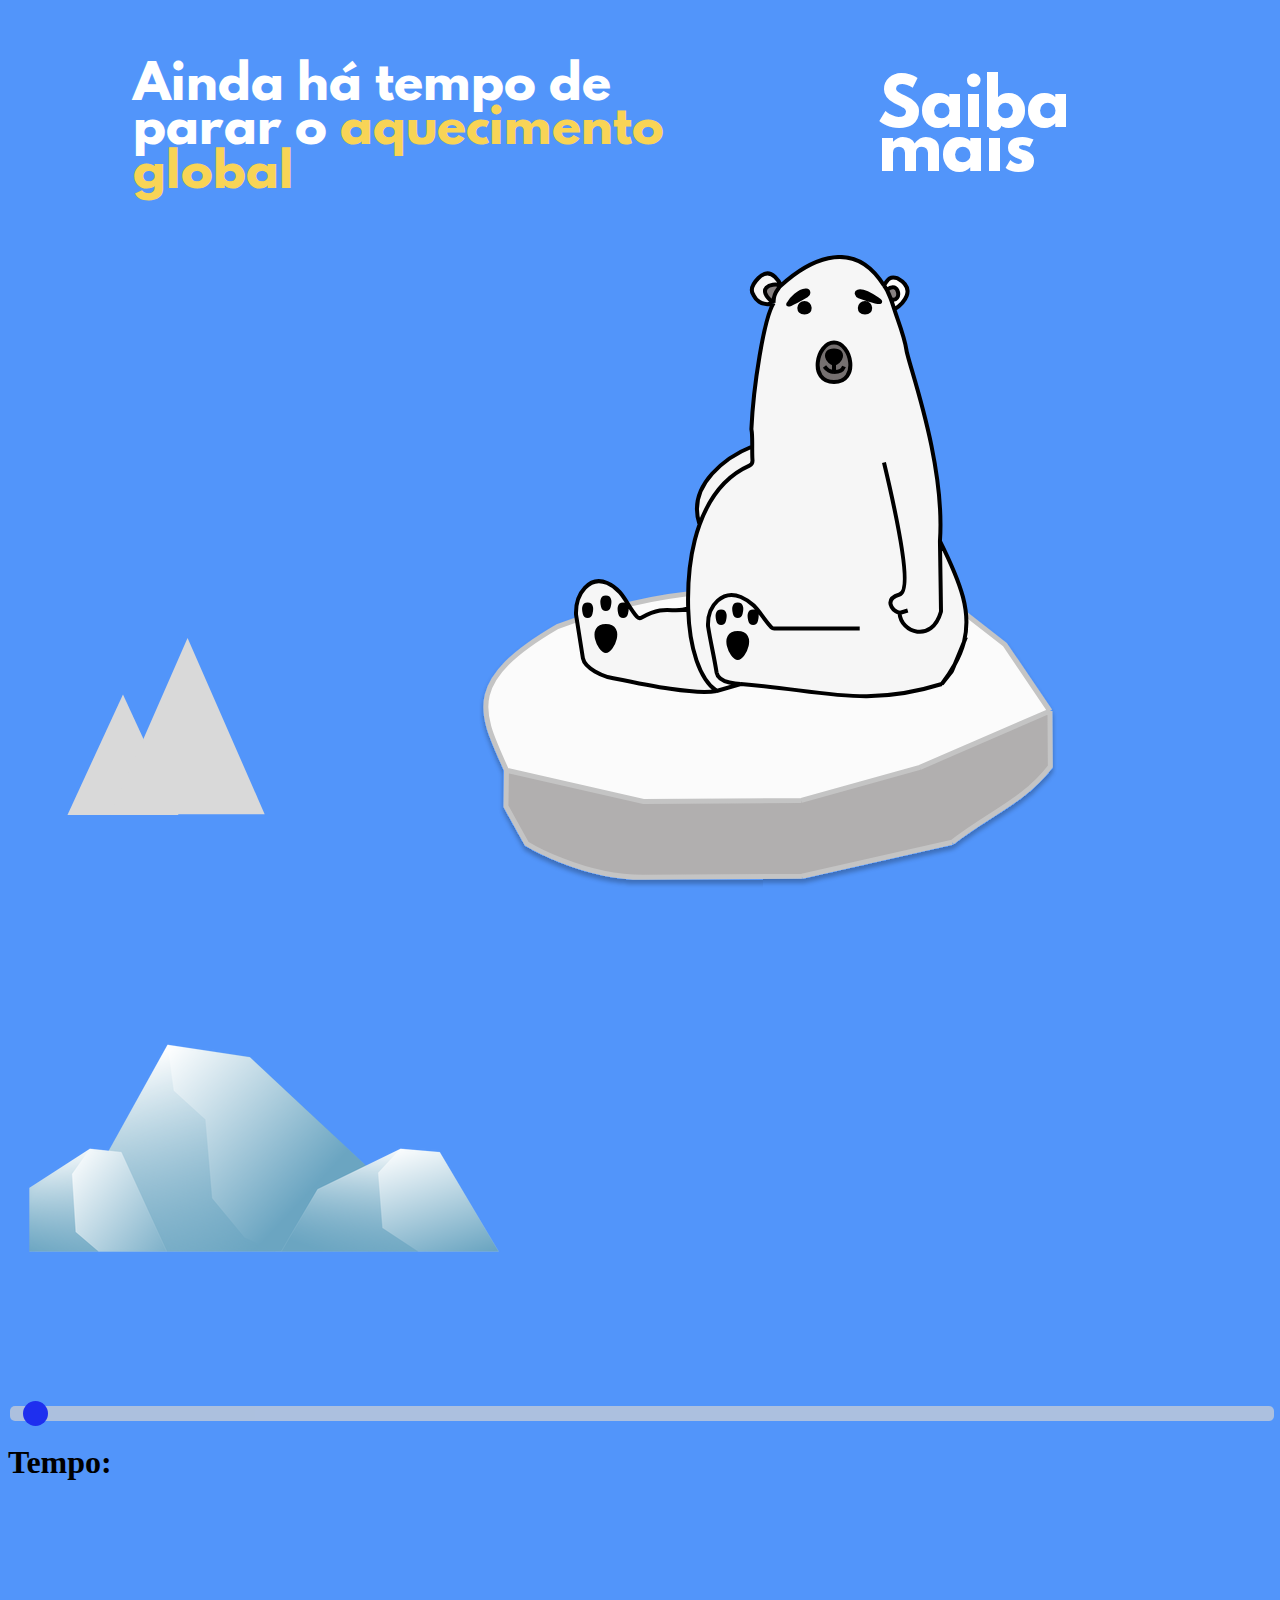
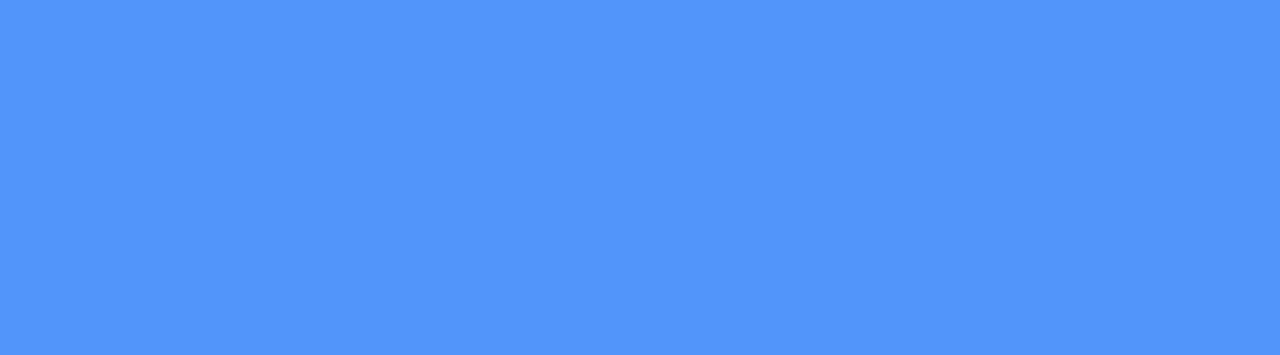
<file: index.html>
<html lang="pt-br">

<head>
    <meta charset="UTF-8">
    <meta name="viewport" content="width=device-width, initial-scale=1.0">
    <link rel="stylesheet" href="estilo.css">
    <script type="text/javascript" src="script.js"></script>
    <title>Informações aquecimento global</title>
</head>

<body bgcolor="5295FA">
    <header>
        <h1 class="titulo">
            Ainda há tempo de parar o <b style='color:#F8D456 !important;'>aquecimento global </b>
        </h1>
        <a href="SaibaMais.html">
            <h2 class="subtitulo">

                Saiba mais


            </h2>
        </a>
    </header>


    <div class="mar">
    </div>
    <svg class="iceberg" width="467" height="250" viewBox="0 0 467 250" fill="none" xmlns="http://www.w3.org/2000/svg">
        <path class="iceberg"  d="M114.969 56.391L170.48 176.927H59.459L114.969 56.391Z" fill="#D9D9D9" />
        <path class="iceberg"  d="M179.576 0L256.674 176.222H102.478L179.576 0Z" fill="#D9D9D9" />
    </svg>

    <svg id="polar-bear-and-iceberg" width="578" height="633" viewBox="0 0 578 633" fill="none"
        xmlns="http://www.w3.org/2000/svg">
        <g filter="url(#filter0_d_10_75)">
            <path
                d="M78.4148 371.564C-17.5759 427.388 2.46412 458.95 27.4429 515.206L164.437 546.541L322.414 545.448L440.938 512.346L570.964 456.004L525.973 389.645L471.604 347.211C311.781 348.316 243.921 309.343 78.4148 371.564Z"
                fill="#FBFBFB" />
            <path
                d="M570.964 456.004L440.938 512.346L322.414 545.448L164.437 546.541L27.4429 515.206L26.9547 551.333L47.5455 588.515C47.5455 588.515 103.268 622.758 164.962 622.332L322.938 621.239L473.264 587.215C486.725 576.816 499.527 568.65 511.634 560.927C533.979 546.674 553.958 533.929 571.347 511.444L570.964 456.004Z"
                fill="#B1AFAF" />
            <path
                d="M27.4429 515.206C2.46412 458.95 -17.5759 427.388 78.4148 371.564C243.921 309.343 311.781 348.316 471.604 347.211L525.973 389.645L570.964 456.004M27.4429 515.206L164.437 546.541L322.414 545.448M27.4429 515.206L26.9547 551.333L47.5455 588.515C47.5455 588.515 103.268 622.758 164.962 622.332M570.964 456.004L440.938 512.346M570.964 456.004L571.347 511.444C553.958 533.929 533.979 546.674 511.634 560.927C499.527 568.65 486.725 576.816 473.264 587.215M440.938 512.346C394.651 525.273 368.7 532.521 322.414 545.448M440.938 512.346L322.414 545.448M164.962 622.332C226.655 621.905 261.244 621.666 322.938 621.239M164.962 622.332L322.938 621.239M322.938 621.239C381.644 607.952 414.558 600.502 473.264 587.215M322.938 621.239L473.264 587.215"
                stroke="#C4C4C4" stroke-width="5" />
        </g>
        <path
            d="M274.126 356.524C269.965 356.524 270.132 361.122 271.251 365.536C272.082 368.817 276.169 368.817 277 365.536C278.119 361.122 278.286 356.524 274.126 356.524Z"
            fill="black" />
        <path
            d="M258.75 349.5C254.589 349.5 254.756 354.098 255.875 358.512C256.706 361.793 260.793 361.793 261.624 358.512C262.743 354.098 262.91 349.5 258.75 349.5Z"
            fill="black" />
        <path
            d="M242.126 356.524C237.965 356.524 238.132 361.122 239.251 365.536C240.082 368.817 244.169 368.817 245 365.536C246.119 361.122 246.286 356.524 242.126 356.524Z"
            fill="black" />
        <path
            d="M108.626 349.51C104.465 349.51 104.632 354.108 105.751 358.522C106.582 361.803 110.669 361.803 111.501 358.522C112.619 354.108 112.786 349.51 108.626 349.51Z"
            fill="black" />
        <path
            d="M126.875 342.5C122.715 342.5 122.882 347.098 124 351.512C124.832 354.793 128.919 354.793 129.75 351.512C130.869 347.098 131.036 342.5 126.875 342.5Z"
            fill="black" />
        <path
            d="M144.126 349.51C139.965 349.51 140.132 354.108 141.251 358.522C142.082 361.803 146.169 361.803 147 358.522C148.119 354.108 148.286 349.51 144.126 349.51Z"
            fill="black" />
        <path d="M126.875 371C109.236 371 120.736 396 126.875 396C133.014 396 144.514 371 126.875 371Z" fill="black" />
        <path
            d="M310 48C312.912 43.4122 319.302 36.3876 326.715 35.5823C329.857 35.241 330.25 39.0118 327.521 40.6064C310.345 50.6427 308.181 50.3633 309.567 48.5919L309.572 48.5852C309.722 48.3944 309.87 48.2046 310 48Z"
            fill="black" />
        <path
            d="M407.912 35C409.104 37.1248 410.369 39.8975 411.933 44.1903C423.913 48.1493 420.031 24.1548 407.912 35Z"
            fill="#878181" />
        <path d="M386 57.5C378.419 57.5 379.919 48 386 48C392.082 48 393.582 57.5 386 57.5Z" fill="black" />
        <path d="M325.5 57.5C317.919 57.5 319.419 48 325.5 48C331.581 48 333.081 57.5 325.5 57.5Z" fill="black" />
        <path
            d="M220.587 269.5C230.307 242.689 246.464 221.227 270.401 210.618C272.473 209.699 273.673 207.231 273.477 204.973C273.175 201.495 273.197 196.622 273.218 191.721L273.219 191.5C250.006 200.667 206.98 229.1 220.587 269.5Z"
            fill="#F6F6F6" />
        <path fill-rule="evenodd" clip-rule="evenodd"
            d="M237.595 436C220.749 424.395 210.288 393.286 209.183 353.5C192.976 359.301 188.013 348.745 162.761 362.495C161.173 363.36 159.181 363.124 157.982 361.77C147.399 349.807 144.525 335.058 128.224 328.005C110.894 320.506 96.313 337.961 97.025 359.5L103.958 403.493C106.028 414.288 125.836 421.192 128.027 421.925C128.165 421.971 128.292 422.004 128.435 422.033C163.614 429.205 215.779 440.391 237.595 436ZM105.751 358.522C104.632 354.108 104.465 349.51 108.626 349.51C112.786 349.51 112.619 354.108 111.501 358.522C110.669 361.803 106.582 361.803 105.751 358.522ZM126.875 371C109.236 371 120.736 396 126.875 396C133.014 396 144.514 371 126.875 371ZM124 351.512C122.882 347.098 122.715 342.5 126.875 342.5C131.036 342.5 130.869 347.098 129.75 351.512C128.919 354.793 124.832 354.793 124 351.512ZM141.251 358.522C140.132 354.108 139.965 349.51 144.126 349.51C148.286 349.51 148.119 354.108 147 358.522C146.169 361.803 142.082 361.803 141.251 358.522Z"
            fill="#F6F6F6" />
        <path fill-rule="evenodd" clip-rule="evenodd"
            d="M261.768 429C340.893 434.703 385.203 453.398 462.829 429C467.945 422.206 472.21 415.753 475.674 409.506L484.977 386.914C492.582 357.821 482.578 329.543 460.94 286.024C466.388 207.537 429.432 109.271 427.5 95.3854C425.568 81.5 418.344 64.1458 415.337 54.4385C414.043 50.2593 412.928 46.918 411.933 44.1903L407.912 35C407.907 34.9906 407.902 34.9813 407.897 34.972C406.917 33.2294 405.987 31.9221 404.98 30.5651C372.098 -22.2265 323.761 10.5683 301.974 30.5651C301.974 30.5651 300.861 31.5623 299.5 33.3175C299.467 33.3597 299.434 33.4023 299.401 33.4453C297.058 36.5028 294.051 41.7511 294.671 48C284.776 63.6918 274.3 132.091 272.405 173.902C272.386 174.333 272.443 174.752 272.535 175.173C273.268 178.53 273.248 185.023 273.219 191.5L273.218 191.721C273.197 196.622 273.175 201.495 273.477 204.973C273.673 207.231 272.473 209.699 270.401 210.618C246.464 221.227 230.307 242.689 220.587 269.5C218.774 274.5 217.185 279.687 215.811 285.024C210.529 305.546 208.595 332.363 209.183 353.5C210.288 393.286 220.749 424.395 237.595 436L261.768 429ZM386 57.5C378.419 57.5 379.919 48 386 48C392.082 48 393.582 57.5 386 57.5ZM355 87.5C337.5 87.5 329.286 127 355 127C380.715 127 372.5 87.5 355 87.5ZM325.5 57.5C317.919 57.5 319.419 48 325.5 48C331.581 48 333.081 57.5 325.5 57.5ZM380.076 41.2787C377.698 40.438 376.741 37.3367 379.131 36.5283C383.189 35.1557 389.314 37.8644 398.5 44.1903C408.14 50.8286 389.233 44.5154 380.076 41.2787ZM326.715 35.5823C319.302 36.3876 312.912 43.4122 310 48C309.87 48.2046 309.722 48.3944 309.572 48.5852L309.567 48.5919C308.181 50.3633 310.345 50.6427 327.521 40.6064C330.25 39.0118 329.857 35.241 326.715 35.5823ZM258.75 378C241.111 378 252.611 403 258.75 403C264.889 403 276.389 378 258.75 378ZM255.875 358.512C254.756 354.098 254.589 349.5 258.75 349.5C262.91 349.5 262.743 354.098 261.624 358.512C260.793 361.793 256.706 361.793 255.875 358.512ZM271.251 365.536C270.132 361.122 269.965 356.524 274.126 356.524C278.286 356.524 278.119 361.122 277 365.536C276.169 368.817 272.082 368.817 271.251 365.536ZM239.251 365.536C238.132 361.122 237.965 356.524 242.126 356.524C246.286 356.524 246.119 361.122 245 365.536C244.169 368.817 240.082 368.817 239.251 365.536Z"
            fill="#F6F6F6" />
        <path d="M258.75 378C241.111 378 252.611 403 258.75 403C264.889 403 276.389 378 258.75 378Z" fill="black" />
        <path d="M355 108.5C349 108.5 342.815 95.3854 355 95.3854C367.186 95.3854 361 108.5 355 108.5Z" fill="black" />
        <path fill-rule="evenodd" clip-rule="evenodd"
            d="M355 87.5C337.5 87.5 329.286 127 355 127C380.715 127 372.5 87.5 355 87.5ZM355 108.5C349 108.5 342.815 95.3854 355 95.3854C367.186 95.3854 361 108.5 355 108.5Z"
            fill="#757070" />
        <path fill-rule="evenodd" clip-rule="evenodd"
            d="M386 57.5C378.419 57.5 379.919 48 386 48C392.082 48 393.582 57.5 386 57.5ZM325.5 57.5C317.919 57.5 319.419 48 325.5 48C331.581 48 333.081 57.5 325.5 57.5ZM326.715 35.5823C319.302 36.3876 312.912 43.4122 310 48C309.87 48.2046 309.722 48.3944 309.572 48.5852L309.567 48.5919C308.181 50.3633 310.345 50.6427 327.521 40.6064C330.25 39.0118 329.857 35.241 326.715 35.5823ZM255.875 358.512C254.756 354.098 254.589 349.5 258.75 349.5C262.91 349.5 262.743 354.098 261.624 358.512C260.793 361.793 256.706 361.793 255.875 358.512ZM271.251 365.536C270.132 361.122 269.965 356.524 274.126 356.524C278.286 356.524 278.119 361.122 277 365.536C276.169 368.817 272.082 368.817 271.251 365.536ZM239.251 365.536C238.132 361.122 237.965 356.524 242.126 356.524C246.286 356.524 246.119 361.122 245 365.536C244.169 368.817 240.082 368.817 239.251 365.536Z"
            fill="black" />
        <path
            d="M380.076 41.2787C377.698 40.438 376.741 37.3367 379.131 36.5283C383.189 35.1557 389.314 37.8644 398.5 44.1903C408.14 50.8286 389.233 44.5154 380.076 41.2787Z"
            fill="black" />
        <path
            d="M418.83 23.4547C418.618 23.3371 418.381 23.2342 418.149 23.1625C411.57 21.1272 408.908 23.4223 404.98 30.5651C405.987 31.9221 406.917 33.2294 407.897 34.972L407.912 35C420.031 24.1548 423.913 48.1493 411.933 44.1903C412.928 46.918 414.043 50.2593 415.337 54.4385C424.506 48.5088 437.948 34.058 418.83 23.4547Z"
            fill="white" />
        <path fill-rule="evenodd" clip-rule="evenodd"
            d="M299.5 33.3175C300.861 31.5623 301.974 30.5651 301.974 30.5651C291.5 27 276.126 33.5506 294.671 48C294.051 41.7511 297.058 36.5028 299.401 33.4453C299.434 33.4023 299.467 33.3597 299.5 33.3175Z"
            fill="#878181" />
        <path
            d="M301.974 30.5651C301.974 30.5651 293.147 9.35335 279.5 23C270.879 31.6211 272.933 37.2954 273.945 39.0501C274.177 39.4529 274.418 39.8462 274.621 40.2641C275.887 42.8616 281.518 52.3348 294.671 48C276.126 33.5506 291.5 27 301.974 30.5651Z"
            fill="#F6F6F6" />
        <path
            d="M261.768 429C261.768 429 239.787 428.932 237.595 417.503C234.888 400.323 231.708 388.18 229 371C228.288 349.461 244.531 334.516 261.861 342.015C278.637 349.274 281.035 360.467 292.399 372.333C293.13 373.096 294.148 373.51 295.204 373.51H337.135H380.715M261.768 429C340.893 434.703 385.203 453.398 462.829 429M261.768 429L237.595 436M462.829 429L472.661 416.433C472.886 416.146 473.07 415.829 473.209 415.491L475.674 409.506M462.829 429C467.945 422.206 472.21 415.753 475.674 409.506M460.94 286.024C466.388 207.537 429.432 109.271 427.5 95.3854C425.568 81.5 418.344 64.1458 415.337 54.4385M460.94 286.024C460.94 286.024 461.62 327.833 461.993 355.945C461.998 356.317 461.947 356.698 461.845 357.056C452.917 388.37 421.784 377.727 420.54 358.012M460.94 286.024C482.578 329.543 492.582 357.821 484.977 386.914M404.98 30.5651C372.098 -22.2265 323.761 10.5683 301.974 30.5651M404.98 30.5651C408.908 23.4223 411.57 21.1272 418.149 23.1625C418.381 23.2342 418.618 23.3371 418.83 23.4547C437.948 34.058 424.506 48.5088 415.337 54.4385M404.98 30.5651C405.987 31.9221 406.917 33.2294 407.897 34.972M301.974 30.5651C301.974 30.5651 293.147 9.35335 279.5 23C270.879 31.6211 272.933 37.2954 273.945 39.0501C274.177 39.4529 274.418 39.8462 274.621 40.2641C275.887 42.8616 281.518 52.3348 294.671 48M301.974 30.5651C301.974 30.5651 300.861 31.5623 299.5 33.3175C299.467 33.3597 299.434 33.4023 299.401 33.4453M301.974 30.5651C301.974 30.5651 300.807 31.6108 299.401 33.4453M301.974 30.5651C291.5 27 276.126 33.5506 294.671 48M415.337 54.4385C414.043 50.2593 412.928 46.918 411.933 44.1903M415.337 54.4385C411.997 43.6534 409.849 38.447 407.897 34.972M294.671 48C284.776 63.6918 274.3 132.091 272.405 173.902C272.386 174.333 272.443 174.752 272.535 175.173C273.268 178.53 273.248 185.023 273.219 191.5M294.671 48C294.051 41.7511 297.058 36.5028 299.401 33.4453M237.595 436C220.749 424.395 210.288 393.286 209.183 353.5M237.595 436C215.779 440.391 163.614 429.205 128.435 422.033C128.292 422.004 128.165 421.971 128.027 421.925C125.836 421.192 106.028 414.288 103.958 403.493L97.025 359.5C96.313 337.961 110.894 320.506 128.224 328.005C144.525 335.058 147.399 349.807 157.982 361.77C159.181 363.124 161.173 363.36 162.761 362.495C188.013 348.745 192.976 359.301 209.183 353.5M404.98 207.537C429.147 309.12 428.751 337.016 420.54 339.515C404.98 344.252 412.409 355.513 420.54 358.012M420.54 358.012L428.751 355.513M273.219 191.5C250.006 200.667 206.98 229.1 220.587 269.5M273.219 191.5L273.218 191.721M273.219 191.5C273.219 191.574 273.219 191.647 273.218 191.721M220.587 269.5C230.307 242.689 246.464 221.227 270.401 210.618C272.473 209.699 273.673 207.231 273.477 204.973C273.175 201.495 273.197 196.622 273.218 191.721M220.587 269.5C218.774 274.501 217.185 279.687 215.811 285.024C210.529 305.546 208.595 332.363 209.183 353.5M355 108.5C349 108.5 342.815 95.3854 355 95.3854C367.186 95.3854 361 108.5 355 108.5ZM355 108.5V117M411.933 44.1903C423.913 48.1493 420.031 24.1548 407.912 35M411.933 44.1903L407.912 35M411.933 44.1903C410.369 39.8975 409.104 37.1248 407.912 35M407.912 35C407.907 34.9906 407.902 34.9813 407.897 34.972M407.912 35L407.897 34.972M243.371 365.536C243.372 365.531 243.374 365.527 243.375 365.522M487 382L484.977 386.914M475.674 409.506L484.977 386.914M475.674 409.506C479.976 401.747 483.045 394.304 484.977 386.914M355 117C360.73 116.821 363.171 115.888 365 111.5M355 117C349.959 116.662 348.125 115.123 345.5 111.5M386 57.5C378.419 57.5 379.919 48 386 48C392.082 48 393.582 57.5 386 57.5ZM355 87.5C337.5 87.5 329.286 127 355 127C380.715 127 372.5 87.5 355 87.5ZM325.5 57.5C317.919 57.5 319.419 48 325.5 48C331.581 48 333.081 57.5 325.5 57.5ZM398.5 44.1903C389.314 37.8644 383.189 35.1557 379.131 36.5283C376.741 37.3366 377.698 40.438 380.076 41.2787C389.233 44.5154 408.14 50.8286 398.5 44.1903ZM310 48C312.912 43.4122 319.302 36.3876 326.715 35.5823C329.857 35.241 330.25 39.0118 327.521 40.6064C310.345 50.6427 308.181 50.3633 309.567 48.5919L309.572 48.5852C309.722 48.3944 309.87 48.2046 310 48ZM108.626 349.51C104.465 349.51 104.632 354.108 105.751 358.522C106.582 361.803 110.669 361.803 111.501 358.522C112.619 354.108 112.786 349.51 108.626 349.51ZM258.75 378C241.111 378 252.611 403 258.75 403C264.889 403 276.389 378 258.75 378ZM258.75 349.5C254.589 349.5 254.756 354.098 255.875 358.512C256.706 361.793 260.793 361.793 261.624 358.512C262.743 354.098 262.91 349.5 258.75 349.5ZM274.126 356.524C269.965 356.524 270.132 361.122 271.251 365.536C272.082 368.817 276.169 368.817 277 365.536C278.119 361.122 278.286 356.524 274.126 356.524ZM126.875 371C109.236 371 120.736 396 126.875 396C133.014 396 144.514 371 126.875 371ZM126.875 342.5C122.715 342.5 122.882 347.098 124 351.512C124.832 354.793 128.919 354.793 129.75 351.512C130.869 347.098 131.036 342.5 126.875 342.5ZM144.126 349.51C139.965 349.51 140.132 354.108 141.251 358.522C142.082 361.803 146.169 361.803 147 358.522C148.119 354.108 148.286 349.51 144.126 349.51ZM242.126 356.524C237.965 356.524 238.132 361.122 239.251 365.536C240.082 368.817 244.169 368.817 245 365.536C246.119 361.122 246.286 356.524 242.126 356.524Z"
            stroke="black" stroke-width="4" />
        <defs>
            <filter id="filter0_d_10_75" x="0.291824" y="333.667" width="577.562" height="299.169"
                filterUnits="userSpaceOnUse" color-interpolation-filters="sRGB">
                <feFlood flood-opacity="0" result="BackgroundImageFix" />
                <feColorMatrix in="SourceAlpha" type="matrix" values="0 0 0 0 0 0 0 0 0 0 0 0 0 0 0 0 0 0 127 0"
                    result="hardAlpha" />
                <feOffset dy="4" />
                <feGaussianBlur stdDeviation="2" />
                <feComposite in2="hardAlpha" operator="out" />
                <feColorMatrix type="matrix" values="0 0 0 0 0 0 0 0 0 0 0 0 0 0 0 0 0 0 0.25 0" />
                <feBlend mode="normal" in2="BackgroundImageFix" result="effect1_dropShadow_10_75" />
                <feBlend mode="normal" in="SourceGraphic" in2="effect1_dropShadow_10_75" result="shape" />
            </filter>
        </defs>
    </svg>


    <img class="iceberg" src="IMG/iceberg.png"></img>
    </div>

    <div class="slidecontainer">
        <input type="range" min="1" max="100" value="2" class="slider" id="myRange">
        <h1>Tempo: </h1>
    </div>
    <svg id="polar-bear-without-iceberg" width="395" height="444" viewBox="0 0 395 444" fill="none"
        xmlns="http://www.w3.org/2000/svg">
        <path
            d="M179.126 356.524C174.965 356.524 175.132 361.122 176.251 365.536C177.082 368.817 181.169 368.817 182 365.536C183.119 361.122 183.286 356.524 179.126 356.524Z"
            fill="black" />
        <path
            d="M163.75 349.5C159.589 349.5 159.756 354.098 160.875 358.512C161.706 361.793 165.793 361.793 166.624 358.512C167.743 354.098 167.91 349.5 163.75 349.5Z"
            fill="black" />
        <path
            d="M147.126 356.524C142.965 356.524 143.132 361.122 144.251 365.536C145.082 368.817 149.169 368.817 150 365.536C151.119 361.122 151.286 356.524 147.126 356.524Z"
            fill="black" />
        <path
            d="M13.6256 349.51C9.46496 349.51 9.63211 354.108 10.7508 358.522C11.5824 361.803 15.6689 361.803 16.5005 358.522C17.6192 354.108 17.7863 349.51 13.6256 349.51Z"
            fill="black" />
        <path
            d="M31.8753 342.5C27.7146 342.5 27.8818 347.098 29.0005 351.512C29.832 354.793 33.9186 354.793 34.7502 351.512C35.8689 347.098 36.036 342.5 31.8753 342.5Z"
            fill="black" />
        <path
            d="M49.1256 349.51C44.9649 349.51 45.1321 354.108 46.2508 358.522C47.0823 361.803 51.1689 361.803 52.0005 358.522C53.1192 354.108 53.2863 349.51 49.1256 349.51Z"
            fill="black" />
        <path d="M31.8753 371C14.2363 371 25.7363 396 31.8753 396C38.0143 396 49.5143 371 31.8753 371Z" fill="black" />
        <path
            d="M215 48C217.912 43.4122 224.302 36.3876 231.715 35.5823C234.857 35.241 235.25 39.0118 232.521 40.6064C215.345 50.6427 213.181 50.3633 214.567 48.5919L214.572 48.5852C214.722 48.3944 214.87 48.2046 215 48Z"
            fill="black" />
        <path
            d="M312.912 35C314.104 37.1248 315.369 39.8975 316.933 44.1903C328.913 48.1493 325.031 24.1548 312.912 35Z"
            fill="#878181" />
        <path d="M291 57.5C283.419 57.5 284.919 48 291 48C297.082 48 298.582 57.5 291 57.5Z" fill="black" />
        <path d="M230.5 57.5C222.919 57.5 224.419 48 230.5 48C236.581 48 238.081 57.5 230.5 57.5Z" fill="black" />
        <path
            d="M125.587 269.5C135.307 242.689 151.464 221.227 175.401 210.618C177.473 209.699 178.673 207.231 178.477 204.973C178.175 201.495 178.197 196.622 178.218 191.721L178.219 191.5C155.006 200.667 111.98 229.1 125.587 269.5Z"
            fill="#F6F6F6" />
        <path fill-rule="evenodd" clip-rule="evenodd"
            d="M142.595 436C125.749 424.395 115.288 393.286 114.183 353.5C97.9757 359.301 93.013 348.745 67.7613 362.495C66.1731 363.36 64.1807 363.124 62.9824 361.77C52.3985 349.807 49.5247 335.058 33.2239 328.005C15.8938 320.506 1.31301 337.961 2.02502 359.5L8.9581 403.493C11.0281 414.288 30.8357 421.192 33.0273 421.925C33.1649 421.971 33.2923 422.004 33.4345 422.033C68.6141 429.205 120.779 440.391 142.595 436ZM10.7508 358.522C9.63211 354.108 9.46496 349.51 13.6256 349.51C17.7863 349.51 17.6192 354.108 16.5005 358.522C15.6689 361.803 11.5824 361.803 10.7508 358.522ZM31.8753 371C14.2363 371 25.7363 396 31.8753 396C38.0143 396 49.5143 371 31.8753 371ZM29.0005 351.512C27.8818 347.098 27.7146 342.5 31.8753 342.5C36.036 342.5 35.8689 347.098 34.7502 351.512C33.9186 354.793 29.832 354.793 29.0005 351.512ZM46.2508 358.522C45.1321 354.108 44.9649 349.51 49.1256 349.51C53.2863 349.51 53.1192 354.108 52.0005 358.522C51.1689 361.803 47.0823 361.803 46.2508 358.522Z"
            fill="#F6F6F6" />
        <path fill-rule="evenodd" clip-rule="evenodd"
            d="M166.768 429C245.893 434.703 290.203 453.398 367.829 429C372.945 422.206 377.21 415.753 380.674 409.506L389.977 386.914C397.582 357.821 387.578 329.543 365.94 286.024C371.388 207.537 334.432 109.271 332.5 95.3854C330.568 81.5 323.344 64.1458 320.337 54.4385C319.043 50.2593 317.928 46.918 316.933 44.1903L312.912 35C312.907 34.9906 312.902 34.9813 312.897 34.972C311.917 33.2294 310.987 31.9221 309.98 30.5651C277.098 -22.2265 228.761 10.5683 206.974 30.5651C206.974 30.5651 205.861 31.5623 204.5 33.3175C204.467 33.3597 204.434 33.4023 204.401 33.4453C202.058 36.5028 199.051 41.7511 199.671 48C189.776 63.6918 179.3 132.091 177.405 173.902C177.386 174.333 177.443 174.752 177.535 175.173C178.268 178.53 178.248 185.023 178.219 191.5L178.218 191.721C178.197 196.622 178.175 201.495 178.477 204.973C178.673 207.231 177.473 209.699 175.401 210.618C151.464 221.227 135.307 242.689 125.587 269.5C123.774 274.501 122.185 279.687 120.811 285.024C115.529 305.546 113.595 332.363 114.183 353.5C115.288 393.286 125.749 424.395 142.595 436L166.768 429ZM291 57.5C283.419 57.5 284.919 48 291 48C297.082 48 298.582 57.5 291 57.5ZM260 87.5C242.5 87.5 234.286 127 260 127C285.715 127 277.5 87.5 260 87.5ZM230.5 57.5C222.919 57.5 224.419 48 230.5 48C236.581 48 238.081 57.5 230.5 57.5ZM285.076 41.2787C282.698 40.438 281.741 37.3366 284.131 36.5283C288.189 35.1557 294.314 37.8644 303.5 44.1903C313.14 50.8286 294.233 44.5154 285.076 41.2787ZM231.715 35.5823C224.302 36.3876 217.912 43.4122 215 48C214.87 48.2046 214.722 48.3944 214.572 48.5852L214.567 48.5919C213.181 50.3633 215.345 50.6427 232.521 40.6064C235.25 39.0118 234.857 35.241 231.715 35.5823ZM163.75 378C146.111 378 157.611 403 163.75 403C169.889 403 181.389 378 163.75 378ZM160.875 358.512C159.756 354.098 159.589 349.5 163.75 349.5C167.91 349.5 167.743 354.098 166.624 358.512C165.793 361.793 161.706 361.793 160.875 358.512ZM176.251 365.536C175.132 361.122 174.965 356.524 179.126 356.524C183.286 356.524 183.119 361.122 182 365.536C181.169 368.817 177.082 368.817 176.251 365.536ZM144.251 365.536C143.132 361.122 142.965 356.524 147.126 356.524C151.286 356.524 151.119 361.122 150 365.536C149.169 368.817 145.082 368.817 144.251 365.536Z"
            fill="#F6F6F6" />
        <path d="M163.75 378C146.111 378 157.611 403 163.75 403C169.889 403 181.389 378 163.75 378Z" fill="black" />
        <path d="M260 108.5C254 108.5 247.815 95.3854 260 95.3854C272.186 95.3854 266 108.5 260 108.5Z" fill="black" />
        <path fill-rule="evenodd" clip-rule="evenodd"
            d="M260 87.5C242.5 87.5 234.286 127 260 127C285.715 127 277.5 87.5 260 87.5ZM260 108.5C254 108.5 247.815 95.3854 260 95.3854C272.186 95.3854 266 108.5 260 108.5Z"
            fill="#757070" />
        <path fill-rule="evenodd" clip-rule="evenodd"
            d="M291 57.5C283.419 57.5 284.919 48 291 48C297.082 48 298.582 57.5 291 57.5ZM230.5 57.5C222.919 57.5 224.419 48 230.5 48C236.581 48 238.081 57.5 230.5 57.5ZM231.715 35.5823C224.302 36.3876 217.912 43.4122 215 48C214.87 48.2046 214.722 48.3944 214.572 48.5852L214.567 48.5919C213.181 50.3633 215.345 50.6427 232.521 40.6064C235.25 39.0118 234.857 35.241 231.715 35.5823ZM160.875 358.512C159.756 354.098 159.589 349.5 163.75 349.5C167.91 349.5 167.743 354.098 166.624 358.512C165.793 361.793 161.706 361.793 160.875 358.512ZM176.251 365.536C175.132 361.122 174.965 356.524 179.126 356.524C183.286 356.524 183.119 361.122 182 365.536C181.169 368.817 177.082 368.817 176.251 365.536ZM144.251 365.536C143.132 361.122 142.965 356.524 147.126 356.524C151.286 356.524 151.119 361.122 150 365.536C149.169 368.817 145.082 368.817 144.251 365.536Z"
            fill="black" />
        <path
            d="M285.076 41.2787C282.698 40.438 281.741 37.3366 284.131 36.5283C288.189 35.1557 294.314 37.8644 303.5 44.1903C313.14 50.8286 294.233 44.5154 285.076 41.2787Z"
            fill="black" />
        <path
            d="M323.83 23.4547C323.618 23.3371 323.381 23.2342 323.149 23.1625C316.57 21.1272 313.908 23.4223 309.98 30.5651C310.987 31.9221 311.917 33.2294 312.897 34.972L312.912 35C325.031 24.1548 328.913 48.1493 316.933 44.1903C317.928 46.918 319.043 50.2593 320.337 54.4385C329.506 48.5088 342.948 34.058 323.83 23.4547Z"
            fill="white" />
        <path fill-rule="evenodd" clip-rule="evenodd"
            d="M204.5 33.3175C205.861 31.5623 206.974 30.5651 206.974 30.5651C196.5 27 181.126 33.5506 199.671 48C199.051 41.7511 202.058 36.5028 204.401 33.4453C204.434 33.4023 204.467 33.3597 204.5 33.3175Z"
            fill="#878181" />
        <path
            d="M206.974 30.5651C206.974 30.5651 198.147 9.35335 184.5 23C175.879 31.6211 177.933 37.2954 178.945 39.0501C179.177 39.4529 179.418 39.8462 179.621 40.2641C180.887 42.8616 186.518 52.3348 199.671 48C181.126 33.5506 196.5 27 206.974 30.5651Z"
            fill="#F6F6F6" />
        <path
            d="M166.768 429C166.768 429 144.787 428.932 142.595 417.503C139.888 400.323 136.708 388.18 134 371C133.288 349.461 149.531 334.516 166.861 342.015C183.637 349.274 186.035 360.467 197.399 372.333C198.13 373.096 199.148 373.51 200.204 373.51H242.135H285.715M166.768 429C245.893 434.703 290.203 453.398 367.829 429M166.768 429L142.595 436M367.829 429L377.661 416.433C377.886 416.146 378.07 415.829 378.209 415.491L380.674 409.506M367.829 429C372.945 422.206 377.21 415.753 380.674 409.506M365.94 286.024C371.388 207.537 334.432 109.271 332.5 95.3854C330.568 81.5 323.344 64.1458 320.337 54.4385M365.94 286.024C365.94 286.024 366.62 327.833 366.993 355.945C366.998 356.317 366.947 356.698 366.845 357.056C357.917 388.37 326.784 377.727 325.54 358.012M365.94 286.024C387.578 329.543 397.582 357.821 389.977 386.914M309.98 30.5651C277.098 -22.2265 228.761 10.5683 206.974 30.5651M309.98 30.5651C313.908 23.4223 316.57 21.1272 323.149 23.1625C323.381 23.2342 323.618 23.3371 323.83 23.4547C342.948 34.058 329.506 48.5088 320.337 54.4385M309.98 30.5651C310.987 31.9221 311.917 33.2294 312.897 34.972M206.974 30.5651C206.974 30.5651 198.147 9.35335 184.5 23C175.879 31.6211 177.933 37.2954 178.945 39.0501C179.177 39.4529 179.418 39.8462 179.621 40.2641C180.887 42.8616 186.518 52.3348 199.671 48M206.974 30.5651C206.974 30.5651 205.861 31.5623 204.5 33.3175C204.467 33.3597 204.434 33.4023 204.401 33.4453M206.974 30.5651C206.974 30.5651 205.807 31.6108 204.401 33.4453M206.974 30.5651C196.5 27 181.126 33.5506 199.671 48M320.337 54.4385C319.043 50.2593 317.928 46.918 316.933 44.1903M320.337 54.4385C316.997 43.6534 314.849 38.447 312.897 34.972M199.671 48C189.776 63.6918 179.3 132.091 177.405 173.902C177.386 174.333 177.443 174.752 177.535 175.173C178.268 178.53 178.248 185.023 178.219 191.5M199.671 48C199.051 41.7511 202.058 36.5028 204.401 33.4453M142.595 436C125.749 424.395 115.288 393.286 114.183 353.5M142.595 436C120.779 440.391 68.6141 429.205 33.4345 422.033C33.2923 422.004 33.1649 421.971 33.0273 421.925C30.8357 421.192 11.0281 414.288 8.9581 403.493L2.02502 359.5C1.31301 337.961 15.8938 320.506 33.2239 328.005C49.5247 335.058 52.3985 349.807 62.9824 361.77C64.1807 363.124 66.1731 363.36 67.7613 362.495C93.013 348.745 97.9757 359.301 114.183 353.5M309.98 207.537C334.147 309.12 333.751 337.016 325.54 339.515C309.98 344.252 317.409 355.513 325.54 358.012M325.54 358.012L333.751 355.513M178.219 191.5C155.006 200.667 111.98 229.1 125.587 269.5M178.219 191.5L178.218 191.721M178.219 191.5C178.219 191.574 178.219 191.647 178.218 191.721M125.587 269.5C135.307 242.689 151.464 221.227 175.401 210.618C177.473 209.699 178.673 207.231 178.477 204.973C178.175 201.495 178.197 196.622 178.218 191.721M125.587 269.5C123.774 274.501 122.185 279.687 120.811 285.024C115.529 305.546 113.595 332.363 114.183 353.5M260 108.5C254 108.5 247.815 95.3854 260 95.3854C272.186 95.3854 266 108.5 260 108.5ZM260 108.5L260 111.5L260 115.5M316.933 44.1903C328.913 48.1493 325.031 24.1548 312.912 35M316.933 44.1903L312.912 35M316.933 44.1903C315.369 39.8975 314.104 37.1248 312.912 35M312.912 35C312.907 34.9906 312.902 34.9813 312.897 34.972M312.912 35L312.897 34.972M148.371 365.536C148.372 365.531 148.374 365.527 148.375 365.522M392 382L389.977 386.914M380.674 409.506L389.977 386.914M380.674 409.506C384.976 401.747 388.045 394.304 389.977 386.914M260 115.5C265 115.5 266 116 266 121M260 115.5C255.001 115.5 253.888 114.061 254 121M291 57.5C283.419 57.5 284.919 48 291 48C297.082 48 298.582 57.5 291 57.5ZM260 87.5C242.5 87.5 234.286 127 260 127C285.715 127 277.5 87.5 260 87.5ZM230.5 57.5C222.919 57.5 224.419 48 230.5 48C236.581 48 238.081 57.5 230.5 57.5ZM303.5 44.1903C294.314 37.8644 288.189 35.1557 284.131 36.5283C281.741 37.3366 282.698 40.438 285.076 41.2787C294.233 44.5154 313.14 50.8286 303.5 44.1903ZM215 48C217.912 43.4122 224.302 36.3876 231.715 35.5823C234.857 35.241 235.25 39.0118 232.521 40.6064C215.345 50.6427 213.181 50.3633 214.567 48.5919L214.572 48.5852C214.722 48.3944 214.87 48.2046 215 48ZM13.6256 349.51C9.46496 349.51 9.63211 354.108 10.7508 358.522C11.5824 361.803 15.6689 361.803 16.5005 358.522C17.6192 354.108 17.7863 349.51 13.6256 349.51ZM163.75 378C146.111 378 157.611 403 163.75 403C169.889 403 181.389 378 163.75 378ZM163.75 349.5C159.589 349.5 159.756 354.098 160.875 358.512C161.706 361.793 165.793 361.793 166.624 358.512C167.743 354.098 167.91 349.5 163.75 349.5ZM179.126 356.524C174.965 356.524 175.132 361.122 176.251 365.536C177.082 368.817 181.169 368.817 182 365.536C183.119 361.122 183.286 356.524 179.126 356.524ZM31.8753 371C14.2363 371 25.7363 396 31.8753 396C38.0143 396 49.5143 371 31.8753 371ZM31.8753 342.5C27.7146 342.5 27.8818 347.098 29.0005 351.512C29.832 354.793 33.9186 354.793 34.7502 351.512C35.8689 347.098 36.036 342.5 31.8753 342.5ZM49.1256 349.51C44.9649 349.51 45.1321 354.108 46.2508 358.522C47.0823 361.803 51.1689 361.803 52.0005 358.522C53.1192 354.108 53.2863 349.51 49.1256 349.51ZM147.126 356.524C142.965 356.524 143.132 361.122 144.251 365.536C145.082 368.817 149.169 368.817 150 365.536C151.119 361.122 151.286 356.524 147.126 356.524Z"
            stroke="black" stroke-width="4" />
    </svg>
</body>
<script>
    var slider = document.getElementById("myRange");
    console.log(slider);
    slider.oninput = function () {
        const urso = document.getElementById("polar-bear-and-iceberg");
        const urso_triste = document.getElementById("polar-bear-without-iceberg");
        const iceberg = document.querySelectorAll(".iceberg");
        let opacityValue = 1-slider.value/100;
        console.log(opacityValue);
        iceberg.forEach(element => {
            element.style.opacity=opacityValue
        });
    }
</script>

</html>
</file>
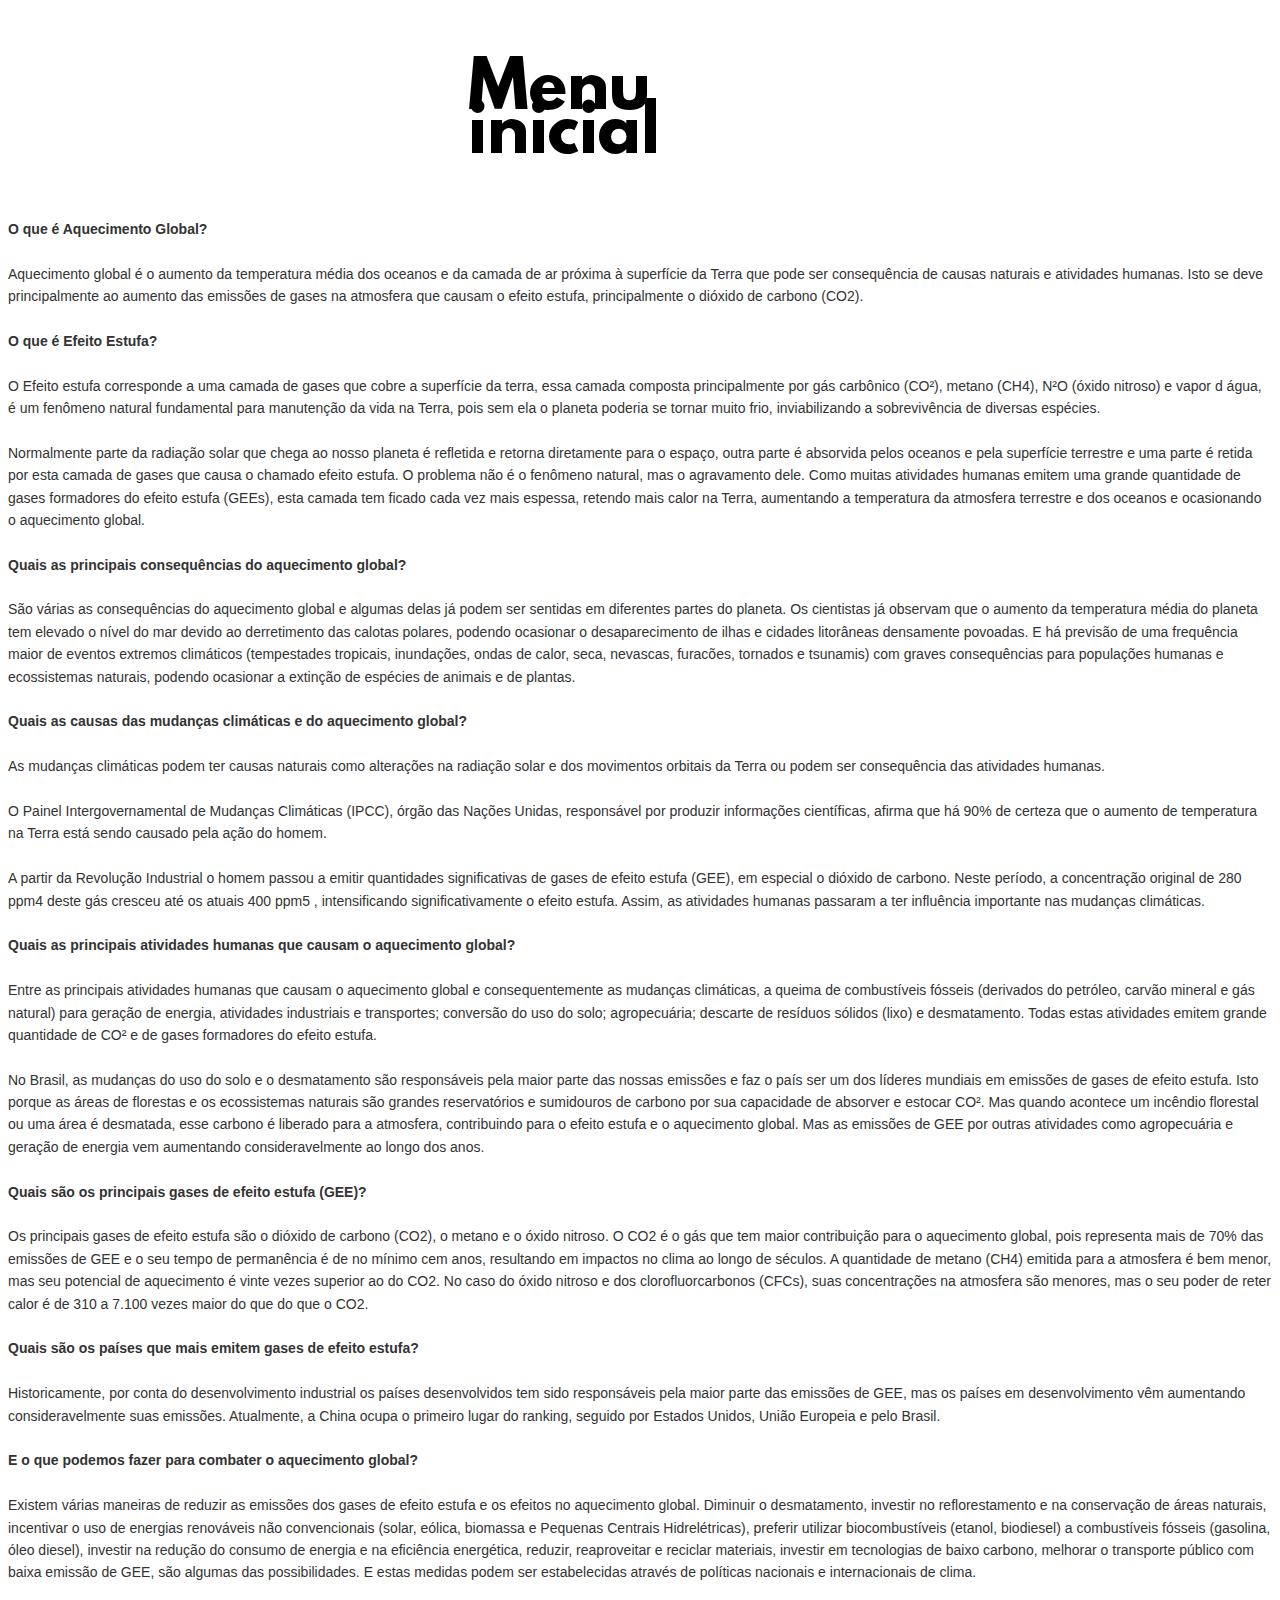
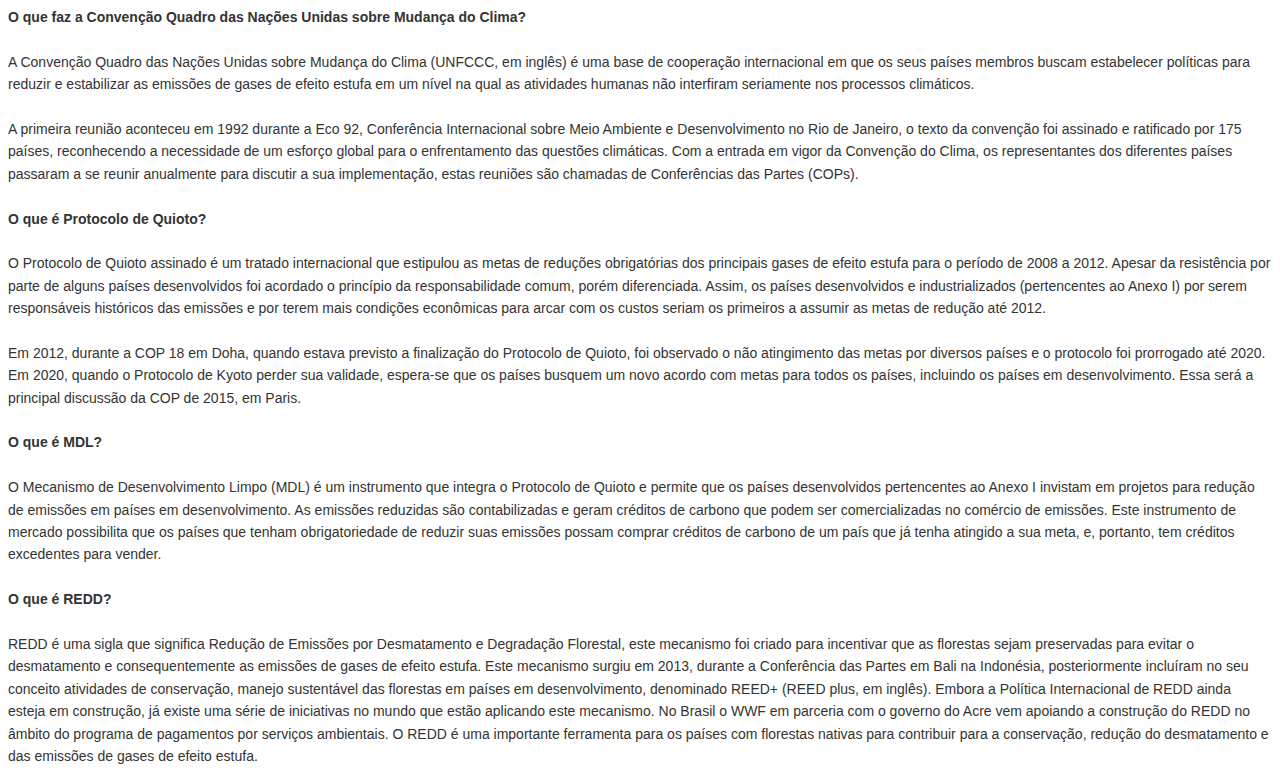
<file: SaibaMais.html>
<html lang="pt-br">

<head>
    <meta charset="UTF-8">
    <meta name="viewport" content="width=device-width, initial-scale=1.0">
    <link rel="stylesheet" href="estiloSaiba.css">
    <script type="text/javascript" src="script.js"></script>
    <title>Saiba mais</title>
</head>

<body>
    <header>
        <a href="index.html">
            <h2 class="subtitulo">

                Menu inicial

            </h2>
        </a>
    </header>
    <div class="bodytext"><strong>O que é Aquecimento Global?</strong><br>
        <br>
        Aquecimento global é o aumento da temperatura média dos oceanos e da camada de ar próxima à superfície da Terra que pode ser consequência de causas naturais e atividades humanas. Isto se deve principalmente ao aumento das emissões de gases na atmosfera que causam o efeito estufa, principalmente o dióxido de carbono (CO2). <br>
        <br>
        <strong>O que é Efeito Estufa?</strong><br>
        <br>
        O Efeito estufa corresponde a uma camada de gases que cobre a superfície da terra, essa camada composta principalmente por gás carbônico (CO²), metano (CH4), N²O (óxido nitroso) e vapor d água, é um fenômeno natural fundamental para manutenção da vida na Terra, pois sem ela o planeta poderia se tornar muito frio, inviabilizando a sobrevivência de diversas espécies.<br>
        <br>
        Normalmente parte da radiação solar que chega ao nosso planeta é refletida e retorna diretamente para o espaço, outra parte é absorvida pelos oceanos e pela superfície terrestre e uma parte é retida por esta camada de gases que causa o chamado efeito estufa. O problema não é o fenômeno natural, mas o agravamento dele. Como muitas atividades humanas emitem uma grande quantidade de gases formadores do efeito estufa (GEEs), esta camada tem ficado cada vez mais espessa, retendo mais calor na Terra, aumentando a temperatura da atmosfera terrestre e dos oceanos e ocasionando o aquecimento global.<br>
        <strong><br>
        Quais as principais consequências do aquecimento global? </strong><br>
        <br>
        São várias as consequências do aquecimento global e algumas delas já podem ser sentidas em diferentes partes do planeta. Os cientistas já observam que o aumento da temperatura média do planeta tem elevado o nível do mar devido ao derretimento das calotas polares, podendo ocasionar o desaparecimento de ilhas e cidades litorâneas densamente povoadas. E há previsão de uma frequência maior de eventos extremos climáticos (tempestades tropicais, inundações, ondas de calor, seca, nevascas, furacões, tornados e tsunamis) com graves consequências para populações humanas e ecossistemas naturais, podendo ocasionar a extinção de espécies de animais e de plantas. <br>
        <br>
        <strong>Quais as causas das mudanças climáticas e do aquecimento global?</strong><br>
        <br>
        As mudanças climáticas podem ter causas naturais como alterações na radiação solar e dos movimentos orbitais da Terra ou podem ser consequência das atividades humanas. <br>
        <br>
        O Painel Intergovernamental de Mudanças Climáticas (IPCC), órgão das Nações Unidas, responsável por produzir informações científicas, afirma que há 90% de certeza que o aumento de temperatura na Terra está sendo causado pela ação do homem. <br>
        <br>
        A partir da Revolução Industrial o homem passou a emitir quantidades significativas de gases de efeito estufa (GEE), em especial o dióxido de carbono. Neste período, a concentração original de 280 ppm4 deste gás cresceu até os atuais 400 ppm5 , intensificando significativamente o efeito estufa. Assim, as atividades humanas passaram a ter influência importante nas mudanças climáticas.<br>
        <br>
        <strong>Quais as principais atividades humanas que causam o aquecimento global?</strong><br>
        <br>
        Entre as principais atividades humanas que causam o aquecimento global e consequentemente as mudanças climáticas, a queima de combustíveis fósseis (derivados do petróleo, carvão mineral e gás natural) para geração de energia, atividades industriais e transportes; conversão do uso do solo; agropecuária; descarte de resíduos sólidos (lixo) e desmatamento. Todas estas atividades emitem grande quantidade de CO² e de gases formadores do efeito estufa.<br>
        <br>
        No Brasil, as mudanças do uso do solo e o desmatamento são responsáveis pela maior parte das nossas emissões e faz o país ser um dos líderes mundiais em emissões de gases de efeito estufa. Isto porque as áreas de florestas e os ecossistemas naturais são grandes reservatórios e sumidouros de carbono por sua capacidade de absorver e estocar CO². Mas quando acontece um incêndio florestal ou uma área é desmatada, esse carbono é liberado para a atmosfera, contribuindo para o efeito estufa e o aquecimento global. Mas as emissões de GEE por outras atividades como agropecuária e geração de energia vem aumentando consideravelmente ao longo dos anos. <br>
        <br>
        <strong>Quais são os principais gases de efeito estufa (GEE)?</strong><br>
        <br>
        Os principais gases de efeito estufa são o dióxido de carbono (CO2), o metano e o óxido nitroso. O CO2 é o gás que tem maior contribuição para o aquecimento global, pois representa mais de 70% das emissões de GEE e o seu tempo de permanência é de no mínimo cem anos, resultando em impactos no clima ao longo de séculos. A quantidade de metano (CH4) emitida para a atmosfera é bem menor, mas seu potencial de aquecimento é vinte vezes superior ao do CO2. No caso do óxido nitroso e dos clorofluorcarbonos (CFCs), suas concentrações na atmosfera são menores, mas o seu poder de reter calor é de 310 a 7.100 vezes maior do que do que o CO2.<br>
        <br>
        <strong>Quais são os países que mais emitem gases de efeito estufa?</strong><br>
        <br>
        Historicamente, por conta do desenvolvimento industrial os países desenvolvidos tem sido responsáveis pela maior parte das emissões de GEE, mas os países em desenvolvimento vêm aumentando consideravelmente suas emissões. Atualmente, a China ocupa o primeiro lugar do ranking, seguido por Estados Unidos, União Europeia e pelo Brasil. <br>
        <br>
        <strong>E o que podemos fazer para combater o aquecimento global? <br>
        </strong><br>
        Existem várias maneiras de reduzir as emissões dos gases de efeito estufa e os efeitos no aquecimento global. Diminuir o desmatamento, investir no reflorestamento e na conservação de áreas naturais, incentivar o uso de energias renováveis não convencionais (solar, eólica, biomassa e Pequenas Centrais Hidrelétricas), preferir utilizar biocombustíveis (etanol, biodiesel) a combustíveis fósseis (gasolina, óleo diesel), investir na redução do consumo de energia e na eficiência energética, reduzir, reaproveitar e reciclar materiais, investir em tecnologias de baixo carbono, melhorar o transporte público com baixa emissão de GEE, são algumas das possibilidades. E estas medidas podem ser estabelecidas através de políticas nacionais e internacionais de clima.<br>
        <br>
        <strong>O que faz a Convenção Quadro das Nações Unidas sobre Mudança do Clima? </strong><br>
        <br>
        A Convenção Quadro das Nações Unidas sobre Mudança do Clima (UNFCCC, em inglês) é uma base de cooperação internacional em que os seus países membros buscam estabelecer políticas para reduzir e estabilizar as emissões de gases de efeito estufa em um nível na qual as atividades humanas não interfiram seriamente nos processos climáticos. <br>
        <br>
        A primeira reunião aconteceu em 1992 durante a Eco 92, Conferência Internacional sobre Meio Ambiente e Desenvolvimento no Rio de Janeiro, o texto da convenção foi assinado e ratificado por 175 países, reconhecendo a necessidade de um esforço global para o enfrentamento das questões climáticas. Com a entrada em vigor da Convenção do Clima, os representantes dos diferentes países passaram a se reunir anualmente para discutir a sua implementação, estas reuniões são chamadas de Conferências das Partes (COPs).<br>
        <strong><br>
        O que é Protocolo de Quioto? </strong><br>
        <br>
        O Protocolo de Quioto assinado é um tratado internacional que estipulou as metas de reduções obrigatórias dos principais gases de efeito estufa para o período de 2008 a 2012. Apesar da resistência por parte de alguns países desenvolvidos foi acordado o princípio da responsabilidade comum, porém diferenciada. Assim, os países desenvolvidos e industrializados (pertencentes ao Anexo I) por serem responsáveis históricos das emissões e por terem mais condições econômicas para arcar com os custos seriam os primeiros a assumir as metas de redução até 2012. <br>
        <br>
        Em 2012, durante a COP 18 em Doha, quando estava previsto a finalização do Protocolo de Quioto, foi observado o não atingimento das metas por diversos países e o protocolo foi prorrogado até 2020. Em 2020, quando o Protocolo de Kyoto perder sua validade, espera-se que os países busquem um novo acordo com metas para todos os países, incluindo os países em desenvolvimento. Essa será a principal discussão da COP de 2015, em Paris.<br>
        <br>
        <strong>O que é MDL? </strong><br>
        <br>
        O Mecanismo de Desenvolvimento Limpo (MDL) é um instrumento que integra o Protocolo de Quioto e permite que os países desenvolvidos pertencentes ao Anexo I invistam em projetos para redução de emissões em países em desenvolvimento. As emissões reduzidas são contabilizadas e geram créditos de carbono que podem ser comercializadas no comércio de emissões. Este instrumento de mercado possibilita que os países que tenham obrigatoriedade de reduzir suas emissões possam comprar créditos de carbono de um país que já tenha atingido a sua meta, e, portanto, tem créditos excedentes para vender. <br>
        <br>
        <strong>O que é REDD?</strong><br>
        <br>
        REDD é uma sigla que significa Redução de Emissões por Desmatamento e Degradação Florestal, este mecanismo foi criado para incentivar que as florestas sejam preservadas para evitar o desmatamento e consequentemente as emissões de gases de efeito estufa. Este mecanismo surgiu em 2013, durante a Conferência das Partes em Bali na Indonésia, posteriormente incluíram no seu conceito atividades de conservação, manejo sustentável das florestas em países em desenvolvimento, denominado REED+ (REED plus, em inglês). Embora a Política Internacional de REDD ainda esteja em construção, já existe uma série de iniciativas no mundo que estão aplicando este mecanismo. No Brasil o WWF em parceria com o governo do Acre vem apoiando a construção do REDD no âmbito do programa de pagamentos por serviços ambientais. O REDD é uma importante ferramenta para os países com florestas nativas para contribuir para a conservação, redução do desmatamento e das emissões de gases de efeito estufa. <br></div>

</body>

</html>
</file>
<file: estilo.css>
.titulo {
    color: #FFFFFF;
    width: 548px;
    padding: 2% 6%;
    font-family: 'League Spartan';
    font-style: normal;
    font-weight: 400;
    font-size: 48px;
    line-height: 44px;

}

.subtitulo {
    color: #FFFFFF;
    padding: 2% 6%;
    font-family: 'League Spartan';
    font-style: normal;
    font-weight: 400;
    font-size: 64px;
    line-height: 44px;

}


header {
    flex-direction: row;
    justify-content: space-around;
    display: flex;
    align-items: center;
}

a {
    text-decoration: none;
}

#polar-bear-without-iceberg {
    visibility: hidden;
}

.mar {
    display: flex;
    flex-direction: row;
    justify-content: space-around;

}

.urso-ice {
    border-color: red;
    border: 5px;
}

.slider {
    -webkit-appearance: none;
    width: 100%;
    height: 15px;
    border-radius: 5px;
    background: #d3d3d3;
    outline: none;
    opacity: 0.7;
    -webkit-transition: .2s;
    transition: opacity .2s;
}

.slider::-webkit-slider-thumb {
    -webkit-appearance: none;
    appearance: none;
    width: 25px;
    height: 25px;
    border-radius: 50%;
    background: #0905eb;
    cursor: pointer;
}

.slider::-moz-range-thumb {
    width: 25px;
    height: 25px;
    border-radius: 50%;
    background: #0905eb;
    cursor: pointer;
}

@font-face {
    font-family: 'League Spartan';
    src: url('webfonts/leaguespartan-bold.eot');
    src: url('webfonts/leaguespartan-bold.eot?#iefix') format('embedded-opentype'),
        url('webfonts/leaguespartan-bold.woff2') format('woff2'),
        url('webfonts/leaguespartan-bold.woff') format('woff'),
        url('webfonts/leaguespartan-bold.ttf') format('truetype'),
        url('webfonts/leaguespartan-bold.svg#league_spartanbold') format('svg');
    font-weight: bold;
    font-style: normal;

}
</file>
<file: estiloSaiba.css>
body {
  font-family: 'Open Sans',sans-serif,"Helvetica Neue",Helvetica,Arial,sans-serif;
  font-size: 14px;
  line-height: 1.6;
  color: #333;
}
b, strong {
    font-weight: 700;
  }
  .subtitulo {
    color: #000;
    padding: 2% 6%;
    font-family: 'League Spartan';
    font-style: normal;
    font-weight: 30%;
    font-size: 64px;
    line-height: 44px;

}


header {
    flex-direction: row;
    justify-content: space-around;
    display: flex;
    align-items: center;
}

a {
    text-decoration: none;
}

@font-face {
    font-family: 'League Spartan';
    src: url('webfonts/leaguespartan-bold.eot');
    src: url('webfonts/leaguespartan-bold.eot?#iefix') format('embedded-opentype'),
        url('webfonts/leaguespartan-bold.woff2') format('woff2'),
        url('webfonts/leaguespartan-bold.woff') format('woff'),
        url('webfonts/leaguespartan-bold.ttf') format('truetype'),
        url('webfonts/leaguespartan-bold.svg#league_spartanbold') format('svg');
    font-weight: bold;
    font-style: normal;

}
</file>
